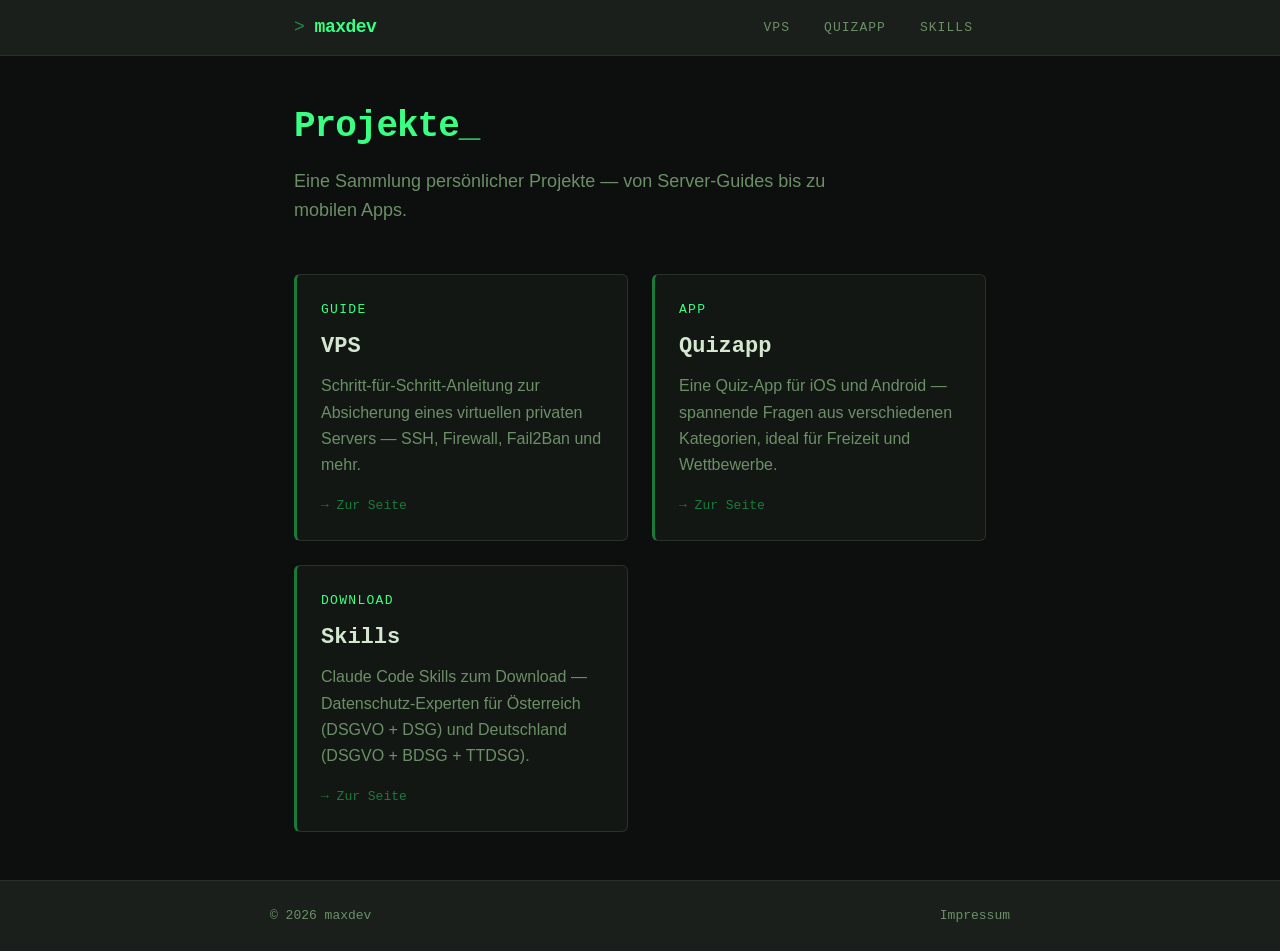
<file: website/index.html>
<!DOCTYPE html>
<html lang="de">
<head>
  <meta charset="UTF-8">
  <meta name="viewport" content="width=device-width, initial-scale=1.0">
  <meta name="description" content="maxdev — persönliche Projektübersicht.">
  <meta name="robots" content="index, follow">
  <!-- No external resources — DSGVO/GDPR compliant -->
  <title>maxdev</title>
  <link rel="stylesheet" href="style.css">
  <style>
    .projects-grid {
      display: grid;
      grid-template-columns: repeat(auto-fill, minmax(280px, 1fr));
      gap: var(--space-6);
      margin-top: var(--space-8);
    }

    .project-card {
      display: flex;
      flex-direction: column;
      background: var(--color-bg-surface);
      border: var(--border-width) solid var(--color-border);
      border-left: 3px solid var(--color-accent-dim);
      border-radius: var(--radius-md);
      padding: var(--space-6);
      text-decoration: none;
      color: inherit;
      transition: border-left-color var(--transition-fast),
                  border-color var(--transition-fast),
                  background var(--transition-fast);
    }
    .project-card:hover {
      border-left-color: var(--color-accent);
      border-color: var(--color-accent-dim);
      background: var(--color-bg-elevated);
      color: inherit;
      text-decoration: none;
    }

    .project-card__tag {
      font-family: var(--font-mono);
      font-size: var(--font-size-sm);
      color: var(--color-accent);
      text-transform: uppercase;
      letter-spacing: 0.1em;
      margin-bottom: var(--space-3);
    }

    .project-card__title {
      font-family: var(--font-mono);
      font-size: var(--font-size-xl);
      font-weight: 700;
      color: var(--color-text-primary);
      line-height: var(--line-height-tight);
      margin-bottom: var(--space-3);
    }

    .project-card__desc {
      font-size: var(--font-size-base);
      color: var(--color-text-muted);
      line-height: var(--line-height-normal);
      flex: 1;
      margin: 0;
      max-width: none;
    }

    .project-card__arrow {
      margin-top: var(--space-4);
      font-family: var(--font-mono);
      font-size: var(--font-size-sm);
      color: var(--color-accent-dim);
      transition: color var(--transition-fast), transform var(--transition-fast);
      display: inline-block;
    }
    .project-card:hover .project-card__arrow {
      color: var(--color-accent);
      transform: translateX(4px);
    }
  </style>
</head>
<body>

  <a href="#main-content" class="skip-link">Zum Hauptinhalt springen</a>

  <header>
    <nav class="site-nav" aria-label="Hauptnavigation">
      <div class="site-nav__inner">
        <a href="index.html" class="site-nav__brand" aria-label="maxdev Startseite">maxdev</a>
        <a href="vps.html" class="nav-link">VPS</a>
        <a href="quizapp.html" class="nav-link">Quizapp</a>
        <a href="skills.html" class="nav-link">Skills</a>
      </div>
    </nav>
  </header>

  <main id="main-content" class="site-main">

    <div class="page-header">
      <h1 class="page-title">Projekte</h1>
      <p class="page-subtitle">
        Eine Sammlung persönlicher Projekte — von Server-Guides bis zu mobilen Apps.
      </p>
    </div>

    <div class="projects-grid">

      <a href="vps.html" class="project-card">
        <span class="project-card__tag">Guide</span>
        <span class="project-card__title">VPS</span>
        <p class="project-card__desc">
          Schritt-für-Schritt-Anleitung zur Absicherung eines virtuellen
          privaten Servers — SSH, Firewall, Fail2Ban und mehr.
        </p>
        <span class="project-card__arrow">→ Zur Seite</span>
      </a>

      <a href="quizapp.html" class="project-card">
        <span class="project-card__tag">App</span>
        <span class="project-card__title">Quizapp</span>
        <p class="project-card__desc">
          Eine Quiz-App für iOS und Android — spannende Fragen aus
          verschiedenen Kategorien, ideal für Freizeit und Wettbewerbe.
        </p>
        <span class="project-card__arrow">→ Zur Seite</span>
      </a>

      <a href="skills.html" class="project-card">
        <span class="project-card__tag">Download</span>
        <span class="project-card__title">Skills</span>
        <p class="project-card__desc">
          Claude Code Skills zum Download — Datenschutz-Experten für
          Österreich (DSGVO + DSG) und Deutschland (DSGVO + BDSG + TTDSG).
        </p>
        <span class="project-card__arrow">→ Zur Seite</span>
      </a>

    </div>

  </main>

  <footer class="site-footer">
    <div class="site-footer__inner">
      <span class="site-footer__copy">&copy; 2026 maxdev</span>
      <nav class="site-footer__links" aria-label="Legal navigation">
        <a href="impressum.html">Impressum</a>
      </nav>
    </div>
  </footer>

</body>
</html>
</file>
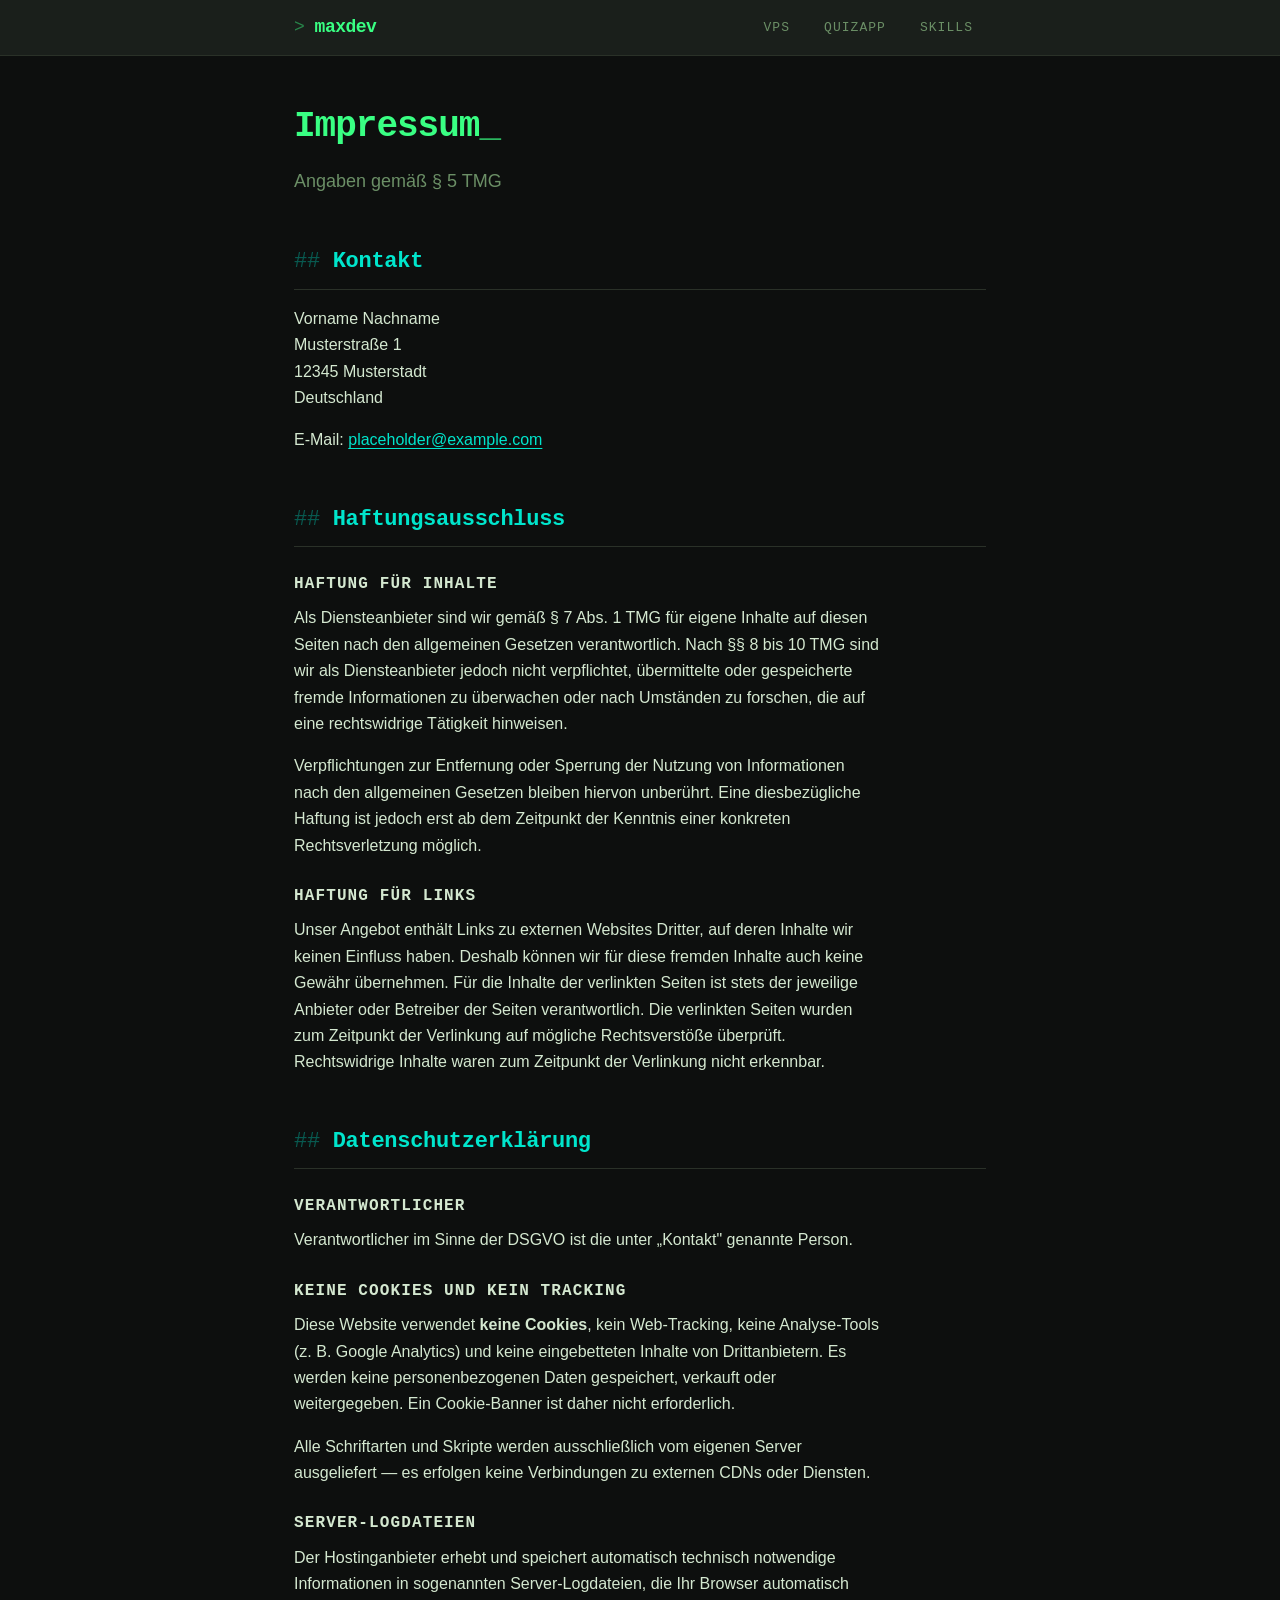
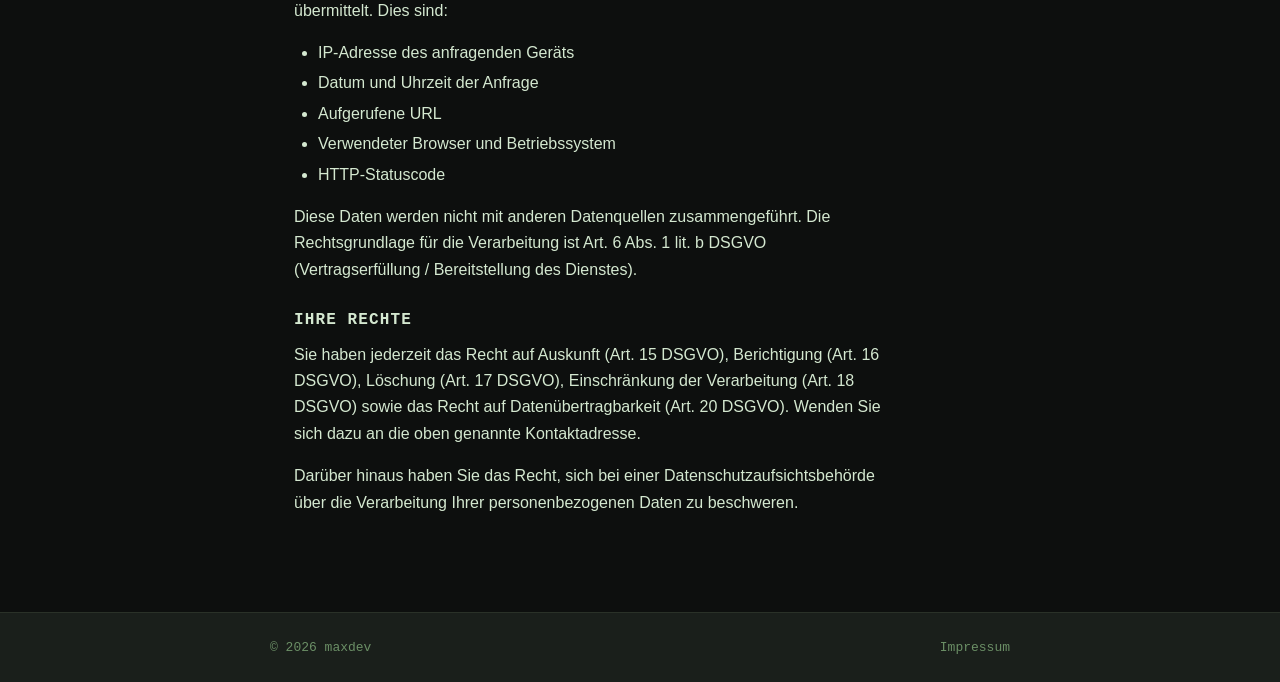
<file: website/impressum.html>
<!DOCTYPE html>
<html lang="de">
<head>
  <meta charset="UTF-8">
  <meta name="viewport" content="width=device-width, initial-scale=1.0">
  <meta name="description" content="Impressum und Datenschutzerklärung — maxdev">
  <meta name="robots" content="noindex, follow">
  <!-- No external resources — DSGVO/GDPR compliant -->
  <title>Impressum — maxdev</title>
  <link rel="stylesheet" href="style.css">
</head>
<body>

  <a href="#main-content" class="skip-link">Zum Hauptinhalt springen</a>

  <header>
    <nav class="site-nav" aria-label="Hauptnavigation">
      <div class="site-nav__inner">
        <a href="index.html" class="site-nav__brand" aria-label="maxdev Startseite">maxdev</a>
        <a href="vps.html" class="nav-link">VPS</a>
        <a href="quizapp.html" class="nav-link">Quizapp</a>
        <a href="skills.html" class="nav-link">Skills</a>
      </div>
    </nav>
  </header>

  <main id="main-content" class="site-main">

    <div class="page-header">
      <h1 class="page-title">Impressum</h1>
      <p class="page-subtitle">Angaben gemäß § 5 TMG</p>
    </div>

    <!-- ── Kontakt ─────────────────────────────────────────── -->
    <section class="impressum-section" aria-labelledby="heading-kontakt">
      <h2 id="heading-kontakt">Kontakt</h2>
      <address>
        Vorname Nachname<br>
        Musterstraße 1<br>
        12345 Musterstadt<br>
        Deutschland
      </address>
      <p>
        E-Mail:
        <a href="mailto:placeholder@example.com">placeholder@example.com</a>
      </p>
    </section>

    <!-- ── Haftungsausschluss ─────────────────────────────── -->
    <section class="impressum-section" aria-labelledby="heading-haftung">
      <h2 id="heading-haftung">Haftungsausschluss</h2>

      <h3>Haftung für Inhalte</h3>
      <p>
        Als Diensteanbieter sind wir gemäß § 7 Abs. 1 TMG für eigene Inhalte
        auf diesen Seiten nach den allgemeinen Gesetzen verantwortlich.
        Nach §§ 8 bis 10 TMG sind wir als Diensteanbieter jedoch nicht
        verpflichtet, übermittelte oder gespeicherte fremde Informationen zu
        überwachen oder nach Umständen zu forschen, die auf eine rechtswidrige
        Tätigkeit hinweisen.
      </p>
      <p>
        Verpflichtungen zur Entfernung oder Sperrung der Nutzung von
        Informationen nach den allgemeinen Gesetzen bleiben hiervon unberührt.
        Eine diesbezügliche Haftung ist jedoch erst ab dem Zeitpunkt der
        Kenntnis einer konkreten Rechtsverletzung möglich.
      </p>

      <h3>Haftung für Links</h3>
      <p>
        Unser Angebot enthält Links zu externen Websites Dritter, auf deren
        Inhalte wir keinen Einfluss haben. Deshalb können wir für diese
        fremden Inhalte auch keine Gewähr übernehmen. Für die Inhalte der
        verlinkten Seiten ist stets der jeweilige Anbieter oder Betreiber der
        Seiten verantwortlich. Die verlinkten Seiten wurden zum Zeitpunkt der
        Verlinkung auf mögliche Rechtsverstöße überprüft. Rechtswidrige
        Inhalte waren zum Zeitpunkt der Verlinkung nicht erkennbar.
      </p>
    </section>

    <!-- ── Datenschutz ────────────────────────────────────── -->
    <section class="impressum-section" aria-labelledby="heading-datenschutz">
      <h2 id="heading-datenschutz">Datenschutzerklärung</h2>

      <h3>Verantwortlicher</h3>
      <p>
        Verantwortlicher im Sinne der DSGVO ist die unter „Kontakt" genannte
        Person.
      </p>

      <h3>Keine Cookies und kein Tracking</h3>
      <p>
        Diese Website verwendet <strong>keine Cookies</strong>, kein
        Web-Tracking, keine Analyse-Tools (z. B. Google Analytics) und keine
        eingebetteten Inhalte von Drittanbietern. Es werden keine
        personenbezogenen Daten gespeichert, verkauft oder weitergegeben.
        Ein Cookie-Banner ist daher nicht erforderlich.
      </p>
      <p>
        Alle Schriftarten und Skripte werden ausschließlich vom eigenen Server
        ausgeliefert — es erfolgen keine Verbindungen zu externen CDNs oder
        Diensten.
      </p>

      <h3>Server-Logdateien</h3>
      <p>
        Der Hostinganbieter erhebt und speichert automatisch technisch
        notwendige Informationen in sogenannten Server-Logdateien, die Ihr
        Browser automatisch übermittelt. Dies sind:
      </p>
      <ul>
        <li>IP-Adresse des anfragenden Geräts</li>
        <li>Datum und Uhrzeit der Anfrage</li>
        <li>Aufgerufene URL</li>
        <li>Verwendeter Browser und Betriebssystem</li>
        <li>HTTP-Statuscode</li>
      </ul>
      <p>
        Diese Daten werden nicht mit anderen Datenquellen zusammengeführt.
        Die Rechtsgrundlage für die Verarbeitung ist Art. 6 Abs. 1 lit. b
        DSGVO (Vertragserfüllung / Bereitstellung des Dienstes).
      </p>

      <h3>Ihre Rechte</h3>
      <p>
        Sie haben jederzeit das Recht auf Auskunft (Art. 15 DSGVO),
        Berichtigung (Art. 16 DSGVO), Löschung (Art. 17 DSGVO),
        Einschränkung der Verarbeitung (Art. 18 DSGVO) sowie das Recht auf
        Datenübertragbarkeit (Art. 20 DSGVO). Wenden Sie sich dazu an die
        oben genannte Kontaktadresse.
      </p>
      <p>
        Darüber hinaus haben Sie das Recht, sich bei einer
        Datenschutzaufsichtsbehörde über die Verarbeitung Ihrer
        personenbezogenen Daten zu beschweren.
      </p>
    </section>

  </main>

  <footer class="site-footer">
    <div class="site-footer__inner">
      <span class="site-footer__copy">&copy; 2026 maxdev</span>
      <nav class="site-footer__links" aria-label="Rechtliche Navigation">
        <a href="impressum.html" aria-current="page">Impressum</a>
      </nav>
    </div>
  </footer>

</body>
</html>
</file>
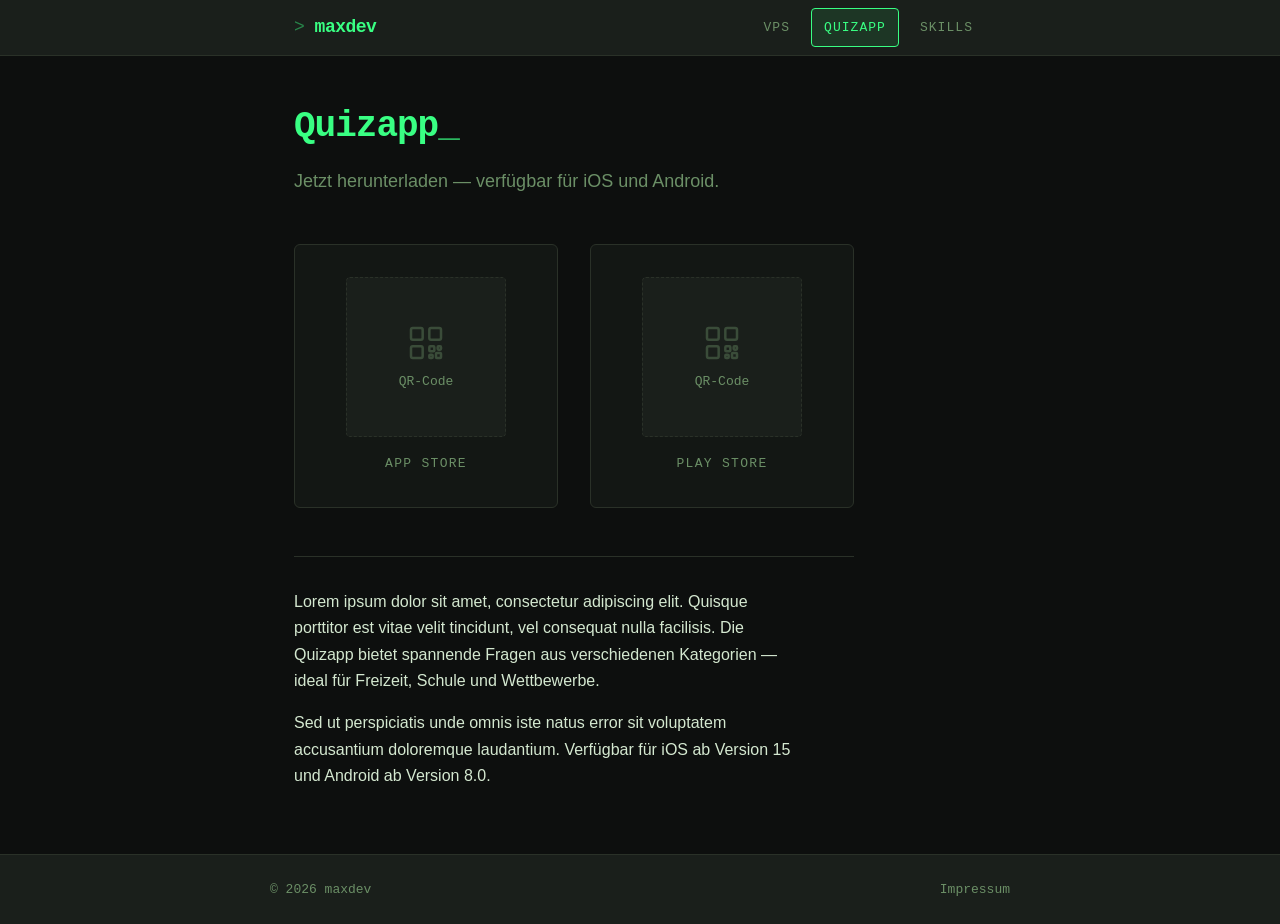
<file: website/quizapp.html>
<!DOCTYPE html>
<html lang="de">
<head>
  <meta charset="UTF-8">
  <meta name="viewport" content="width=device-width, initial-scale=1.0">
  <meta name="description" content="Quizapp — verfügbar im App Store und Google Play Store.">
  <meta name="robots" content="index, follow">
  <!-- No external resources — DSGVO/GDPR compliant -->
  <title>Quizapp — maxdev</title>
  <link rel="stylesheet" href="style.css">
  <style>
    .store-grid {
      display: grid;
      grid-template-columns: 1fr 1fr;
      gap: var(--space-8);
      margin: var(--space-12) 0;
      max-width: 560px;
    }

    .store-card {
      display: flex;
      flex-direction: column;
      align-items: center;
      gap: var(--space-4);
      background: var(--color-bg-surface);
      border: var(--border-width) solid var(--color-border);
      border-radius: var(--radius-md);
      padding: var(--space-8) var(--space-6);
      transition: border-color var(--transition-fast);
    }
    .store-card:hover {
      border-color: var(--color-accent-dim);
    }

    .store-card__qr {
      width: 160px;
      height: 160px;
      border-radius: var(--radius-sm);
      overflow: hidden;
      flex-shrink: 0;
    }

    /* Placeholder QR — will be replaced with real <img> later */
    .qr-placeholder {
      width: 100%;
      height: 100%;
      background: var(--color-bg-elevated);
      border: var(--border-width) dashed var(--color-border);
      border-radius: var(--radius-sm);
      display: flex;
      flex-direction: column;
      align-items: center;
      justify-content: center;
      gap: var(--space-2);
      color: var(--color-text-muted);
      font-family: var(--font-mono);
      font-size: var(--font-size-sm);
      text-align: center;
      padding: var(--space-4);
    }
    .qr-placeholder svg {
      opacity: 0.4;
    }

    .store-card__name {
      font-family: var(--font-mono);
      font-size: var(--font-size-sm);
      color: var(--color-text-muted);
      text-transform: uppercase;
      letter-spacing: 0.1em;
      text-align: center;
    }

    .app-description {
      max-width: 560px;
      border-top: var(--border-width) solid var(--color-border);
      padding-top: var(--space-8);
      margin-top: var(--space-4);
    }
    .app-description p {
      max-width: 56ch;
    }

    @media (max-width: 480px) {
      .store-grid {
        grid-template-columns: 1fr;
        max-width: 260px;
      }
    }
  </style>
</head>
<body>

  <a href="#main-content" class="skip-link">Zum Hauptinhalt springen</a>

  <header>
    <nav class="site-nav" aria-label="Hauptnavigation">
      <div class="site-nav__inner">
        <a href="index.html" class="site-nav__brand" aria-label="maxdev Startseite">maxdev</a>
        <a href="vps.html" class="nav-link">VPS</a>
        <a href="quizapp.html" class="nav-link" aria-current="page">Quizapp</a>
        <a href="skills.html" class="nav-link">Skills</a>
      </div>
    </nav>
  </header>

  <main id="main-content" class="site-main">

    <div class="page-header">
      <h1 class="page-title">Quizapp</h1>
      <p class="page-subtitle">
        Jetzt herunterladen — verfügbar für iOS und Android.
      </p>
    </div>

    <div class="store-grid">

      <!-- App Store -->
      <div class="store-card">
        <div class="store-card__qr">
          <!-- QR-Code Platzhalter — wird später durch ein <img> ersetzt -->
          <div class="qr-placeholder" aria-label="QR-Code App Store (Platzhalter)">
            <svg width="40" height="40" viewBox="0 0 24 24" fill="none"
                 stroke="currentColor" stroke-width="1.5" aria-hidden="true">
              <rect x="3" y="3" width="7" height="7" rx="1"/>
              <rect x="14" y="3" width="7" height="7" rx="1"/>
              <rect x="3" y="14" width="7" height="7" rx="1"/>
              <rect x="14" y="14" width="3" height="3" rx="0.5"/>
              <rect x="19" y="14" width="2" height="2" rx="0.5"/>
              <rect x="14" y="19" width="2" height="2" rx="0.5"/>
              <rect x="18" y="18" width="3" height="3" rx="0.5"/>
            </svg>
            QR-Code
          </div>
        </div>
        <span class="store-card__name">App Store</span>
      </div>

      <!-- Play Store -->
      <div class="store-card">
        <div class="store-card__qr">
          <!-- QR-Code Platzhalter — wird später durch ein <img> ersetzt -->
          <div class="qr-placeholder" aria-label="QR-Code Play Store (Platzhalter)">
            <svg width="40" height="40" viewBox="0 0 24 24" fill="none"
                 stroke="currentColor" stroke-width="1.5" aria-hidden="true">
              <rect x="3" y="3" width="7" height="7" rx="1"/>
              <rect x="14" y="3" width="7" height="7" rx="1"/>
              <rect x="3" y="14" width="7" height="7" rx="1"/>
              <rect x="14" y="14" width="3" height="3" rx="0.5"/>
              <rect x="19" y="14" width="2" height="2" rx="0.5"/>
              <rect x="14" y="19" width="2" height="2" rx="0.5"/>
              <rect x="18" y="18" width="3" height="3" rx="0.5"/>
            </svg>
            QR-Code
          </div>
        </div>
        <span class="store-card__name">Play Store</span>
      </div>

    </div>

    <!-- App Description -->
    <div class="app-description">
      <p>
        Lorem ipsum dolor sit amet, consectetur adipiscing elit. Quisque
        porttitor est vitae velit tincidunt, vel consequat nulla facilisis.
        Die Quizapp bietet spannende Fragen aus verschiedenen Kategorien —
        ideal für Freizeit, Schule und Wettbewerbe.
      </p>
      <p>
        Sed ut perspiciatis unde omnis iste natus error sit voluptatem
        accusantium doloremque laudantium. Verfügbar für iOS ab Version 15
        und Android ab Version 8.0.
      </p>
    </div>

  </main>

  <footer class="site-footer">
    <div class="site-footer__inner">
      <span class="site-footer__copy">&copy; 2026 maxdev</span>
      <nav class="site-footer__links" aria-label="Legal navigation">
        <a href="impressum.html">Impressum</a>
      </nav>
    </div>
  </footer>

</body>
</html>
</file>
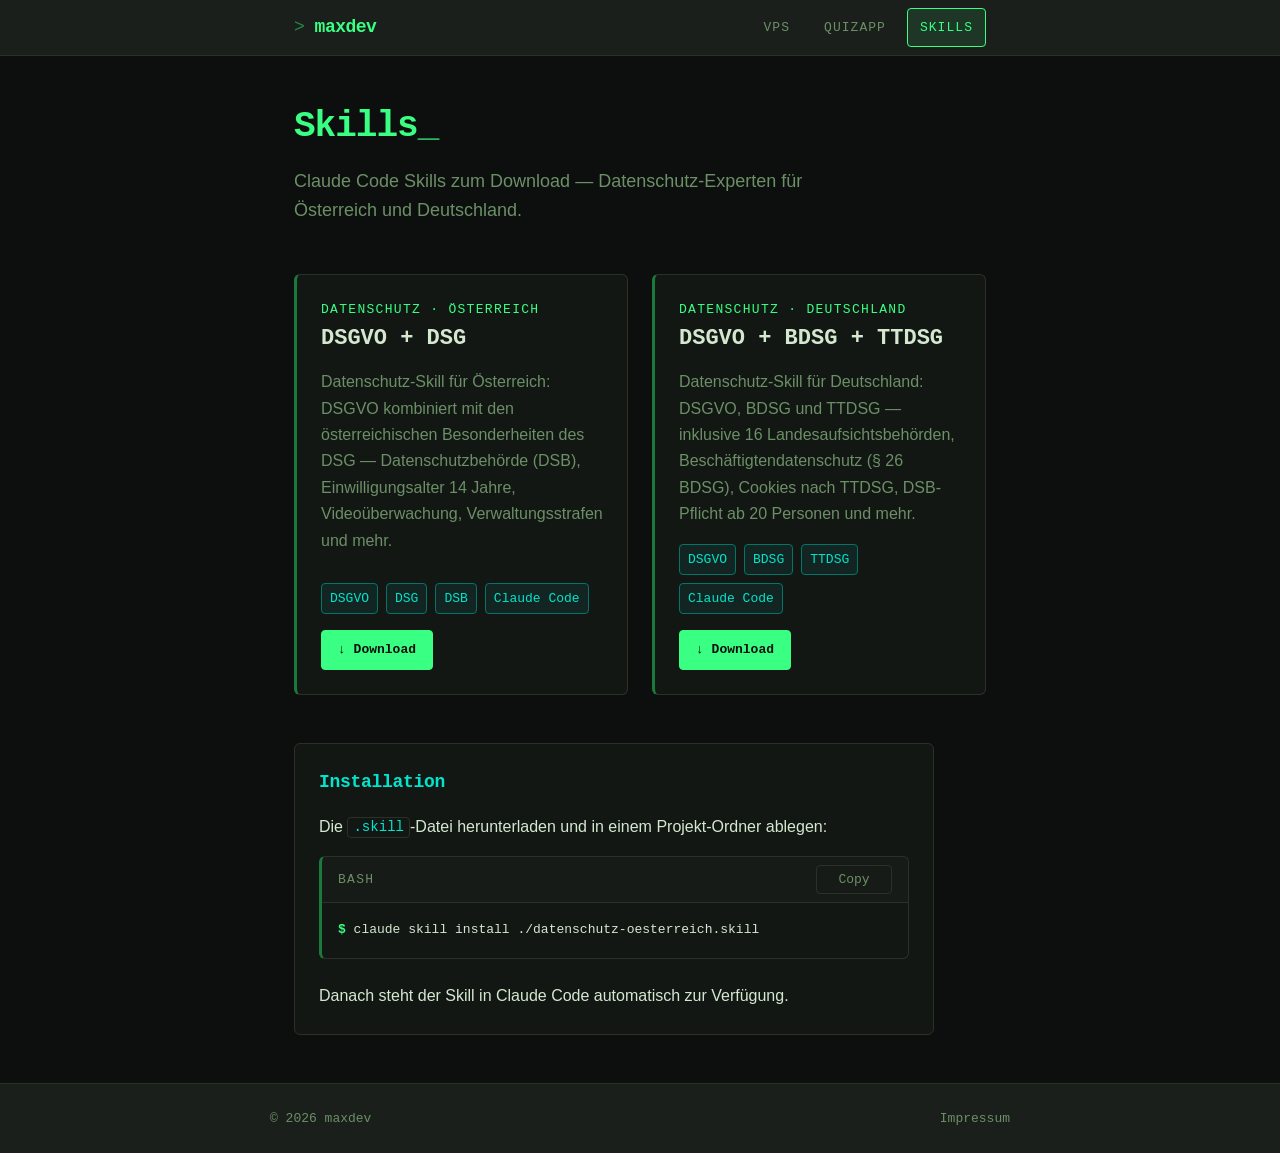
<file: website/skills.html>
<!DOCTYPE html>
<html lang="de">
<head>
  <meta charset="UTF-8">
  <meta name="viewport" content="width=device-width, initial-scale=1.0">
  <meta name="description" content="maxdev — Claude Code Skills zum Download.">
  <meta name="robots" content="index, follow">
  <!-- No external resources — DSGVO/GDPR compliant -->
  <title>Skills — maxdev</title>
  <link rel="stylesheet" href="style.css">
  <style>
    .skills-grid {
      display: grid;
      grid-template-columns: repeat(auto-fill, minmax(300px, 1fr));
      gap: var(--space-6);
      margin-top: var(--space-8);
    }

    .skill-card {
      background: var(--color-bg-surface);
      border: var(--border-width) solid var(--color-border);
      border-left: 3px solid var(--color-accent-dim);
      border-radius: var(--radius-md);
      padding: var(--space-6);
      display: flex;
      flex-direction: column;
      gap: var(--space-4);
      transition: border-left-color var(--transition-fast),
                  border-color var(--transition-fast);
    }
    .skill-card:hover {
      border-left-color: var(--color-accent);
      border-color: var(--color-accent-dim);
    }

    .skill-card__header {
      display: flex;
      align-items: flex-start;
      justify-content: space-between;
      gap: var(--space-4);
    }

    .skill-card__tag {
      font-family: var(--font-mono);
      font-size: var(--font-size-sm);
      color: var(--color-accent);
      text-transform: uppercase;
      letter-spacing: 0.1em;
    }

    .skill-card__title {
      font-family: var(--font-mono);
      font-size: var(--font-size-xl);
      font-weight: 700;
      color: var(--color-text-primary);
      line-height: var(--line-height-tight);
      margin-top: var(--space-1);
    }

    .skill-card__desc {
      color: var(--color-text-muted);
      font-size: var(--font-size-base);
      line-height: var(--line-height-normal);
      flex: 1;
      margin: 0;
      max-width: none;
    }

    .skill-card__meta {
      display: flex;
      flex-wrap: wrap;
      gap: var(--space-2);
    }

    .skill-badge {
      font-family: var(--font-mono);
      font-size: var(--font-size-sm);
      color: var(--color-cyan);
      background: rgba(0, 229, 204, 0.07);
      border: var(--border-width) solid var(--color-cyan-dim);
      border-radius: var(--radius-sm);
      padding: var(--space-1) var(--space-2);
      white-space: nowrap;
    }

    .skill-card__actions {
      display: flex;
      gap: var(--space-3);
      flex-wrap: wrap;
    }

    .btn-download {
      display: inline-flex;
      align-items: center;
      gap: var(--space-2);
      font-family: var(--font-mono);
      font-size: var(--font-size-sm);
      font-weight: 600;
      text-decoration: none;
      color: var(--color-text-inverse);
      background: var(--color-accent);
      border: var(--border-width) solid var(--color-accent);
      border-radius: var(--radius-sm);
      padding: var(--space-2) var(--space-4);
      transition: background var(--transition-fast), opacity var(--transition-fast);
      cursor: pointer;
    }
    .btn-download:hover {
      background: #2de073;
      border-color: #2de073;
      color: var(--color-text-inverse);
      text-decoration: none;
      opacity: 1;
    }
    .btn-download:focus-visible {
      outline: 2px solid var(--color-accent);
      outline-offset: 3px;
    }

    .btn-secondary {
      display: inline-flex;
      align-items: center;
      gap: var(--space-2);
      font-family: var(--font-mono);
      font-size: var(--font-size-sm);
      text-decoration: none;
      color: var(--color-text-muted);
      background: transparent;
      border: var(--border-width) solid var(--color-border);
      border-radius: var(--radius-sm);
      padding: var(--space-2) var(--space-4);
      transition: color var(--transition-fast), border-color var(--transition-fast);
      cursor: pointer;
    }
    .btn-secondary:hover {
      color: var(--color-accent);
      border-color: var(--color-accent-dim);
      text-decoration: none;
    }

    /* Install instructions box */
    .install-box {
      background: var(--color-bg-surface);
      border: var(--border-width) solid var(--color-border);
      border-radius: var(--radius-md);
      padding: var(--space-6);
      margin-top: var(--space-12);
      max-width: 640px;
    }
    .install-box h2 {
      margin-top: 0;
      border: none;
      padding: 0;
      font-size: var(--font-size-lg);
    }
    .install-box h2::before { content: ""; }
    .install-box p { margin-bottom: var(--space-3); }
  </style>
</head>
<body>

  <a href="#main-content" class="skip-link">Zum Hauptinhalt springen</a>

  <header>
    <nav class="site-nav" aria-label="Hauptnavigation">
      <div class="site-nav__inner">
        <a href="index.html" class="site-nav__brand" aria-label="maxdev Startseite">maxdev</a>
        <a href="vps.html" class="nav-link">VPS</a>
        <a href="quizapp.html" class="nav-link">Quizapp</a>
        <a href="skills.html" class="nav-link" aria-current="page">Skills</a>
      </div>
    </nav>
  </header>

  <main id="main-content" class="site-main">

    <div class="page-header">
      <h1 class="page-title">Skills</h1>
      <p class="page-subtitle">
        Claude Code Skills zum Download — Datenschutz-Experten für Österreich und Deutschland.
      </p>
    </div>

    <div class="skills-grid">

      <!-- Skill: Datenschutz Österreich -->
      <div class="skill-card">
        <div>
          <div class="skill-card__tag">Datenschutz · Österreich</div>
          <div class="skill-card__title">DSGVO + DSG</div>
        </div>
        <p class="skill-card__desc">
          Datenschutz-Skill für Österreich: DSGVO kombiniert mit den österreichischen
          Besonderheiten des DSG — Datenschutzbehörde (DSB), Einwilligungsalter 14 Jahre,
          Videoüberwachung, Verwaltungsstrafen und mehr.
        </p>
        <div class="skill-card__meta">
          <span class="skill-badge">DSGVO</span>
          <span class="skill-badge">DSG</span>
          <span class="skill-badge">DSB</span>
          <span class="skill-badge">Claude Code</span>
        </div>
        <div class="skill-card__actions">
          <a href="downloads/datenschutz-oesterreich.skill"
             download="datenschutz-oesterreich.skill"
             class="btn-download"
             aria-label="Skill Datenschutz Österreich herunterladen">
            ↓ Download
          </a>
        </div>
      </div>

      <!-- Skill: Datenschutz Deutschland -->
      <div class="skill-card">
        <div>
          <div class="skill-card__tag">Datenschutz · Deutschland</div>
          <div class="skill-card__title">DSGVO + BDSG + TTDSG</div>
        </div>
        <p class="skill-card__desc">
          Datenschutz-Skill für Deutschland: DSGVO, BDSG und TTDSG — inklusive
          16 Landesaufsichtsbehörden, Beschäftigtendatenschutz (§ 26 BDSG),
          Cookies nach TTDSG, DSB-Pflicht ab 20 Personen und mehr.
        </p>
        <div class="skill-card__meta">
          <span class="skill-badge">DSGVO</span>
          <span class="skill-badge">BDSG</span>
          <span class="skill-badge">TTDSG</span>
          <span class="skill-badge">Claude Code</span>
        </div>
        <div class="skill-card__actions">
          <a href="downloads/datenschutz-deutschland.skill"
             download="datenschutz-deutschland.skill"
             class="btn-download"
             aria-label="Skill Datenschutz Deutschland herunterladen">
            ↓ Download
          </a>
        </div>
      </div>

    </div>

    <!-- Installation instructions -->
    <div class="install-box">
      <h2>Installation</h2>
      <p>Die <code>.skill</code>-Datei herunterladen und in einem Projekt-Ordner ablegen:</p>

      <div class="cmd-block" role="region" aria-label="Befehl: Skill installieren">
        <div class="cmd-block__header">
          <span class="cmd-block__label">bash</span>
          <button class="copy-btn"
                  aria-label="Install-Befehl kopieren"
                  data-copy="claude skill install ./datenschutz-oesterreich.skill">
            Copy
          </button>
        </div>
        <div class="cmd-block__body">
          <pre><code><span class="prompt">$ </span>claude skill install ./datenschutz-oesterreich.skill</code></pre>
        </div>
      </div>

      <p style="margin-top: var(--space-2); margin-bottom: 0;">
        Danach steht der Skill in Claude Code automatisch zur Verfügung.
      </p>
    </div>

  </main>

  <footer class="site-footer">
    <div class="site-footer__inner">
      <span class="site-footer__copy">&copy; 2026 maxdev</span>
      <nav class="site-footer__links" aria-label="Legal navigation">
        <a href="impressum.html">Impressum</a>
      </nav>
    </div>
  </footer>

  <script>
    (function () {
      'use strict';
      if (!navigator.clipboard) return;
      var RESET_MS = 2000;
      document.querySelectorAll('.copy-btn').forEach(function (btn) {
        btn.addEventListener('click', function () {
          var text = btn.getAttribute('data-copy');
          if (!text) return;
          navigator.clipboard.writeText(text).then(function () {
            btn.textContent = 'Copied!';
            btn.classList.add('copy-btn--success');
            setTimeout(function () {
              btn.textContent = 'Copy';
              btn.classList.remove('copy-btn--success');
            }, RESET_MS);
          }).catch(function () {
            btn.textContent = 'Error';
            setTimeout(function () { btn.textContent = 'Copy'; }, RESET_MS);
          });
        });
      });
    }());
  </script>

</body>
</html>
</file>
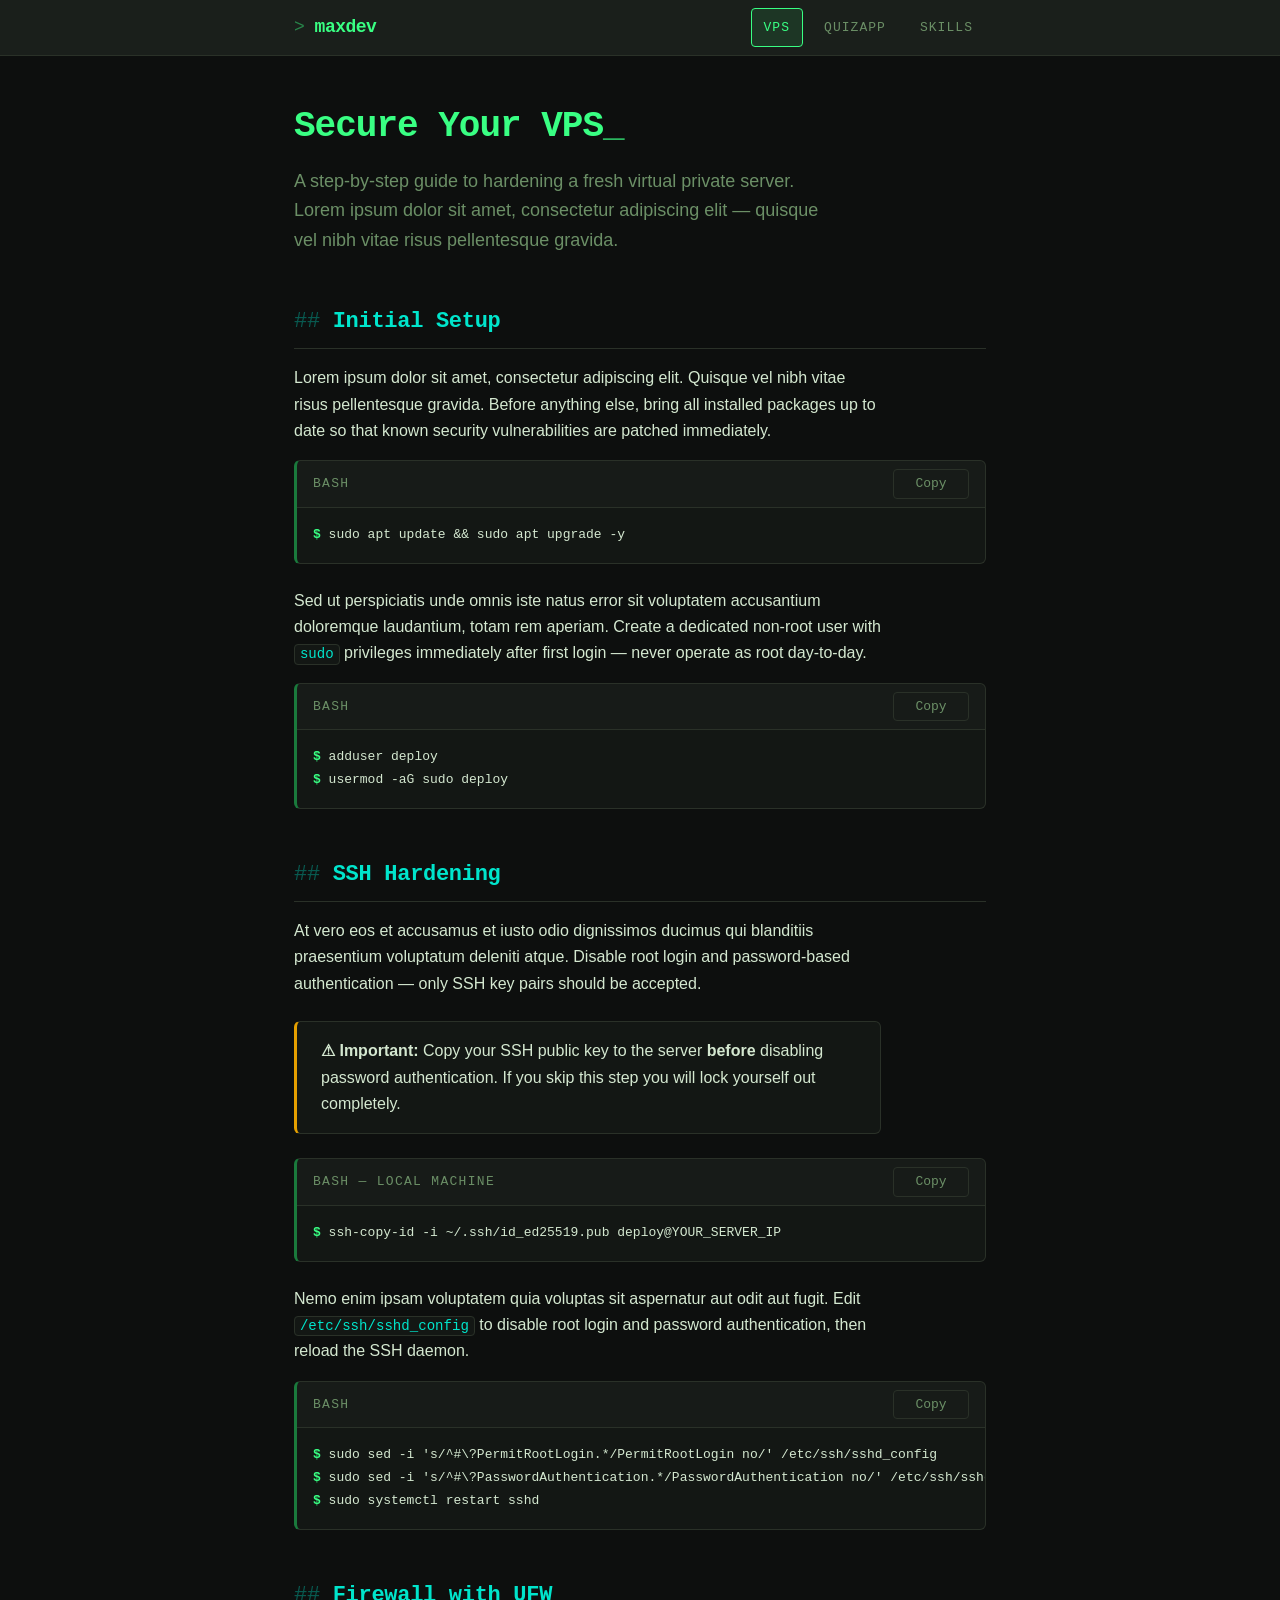
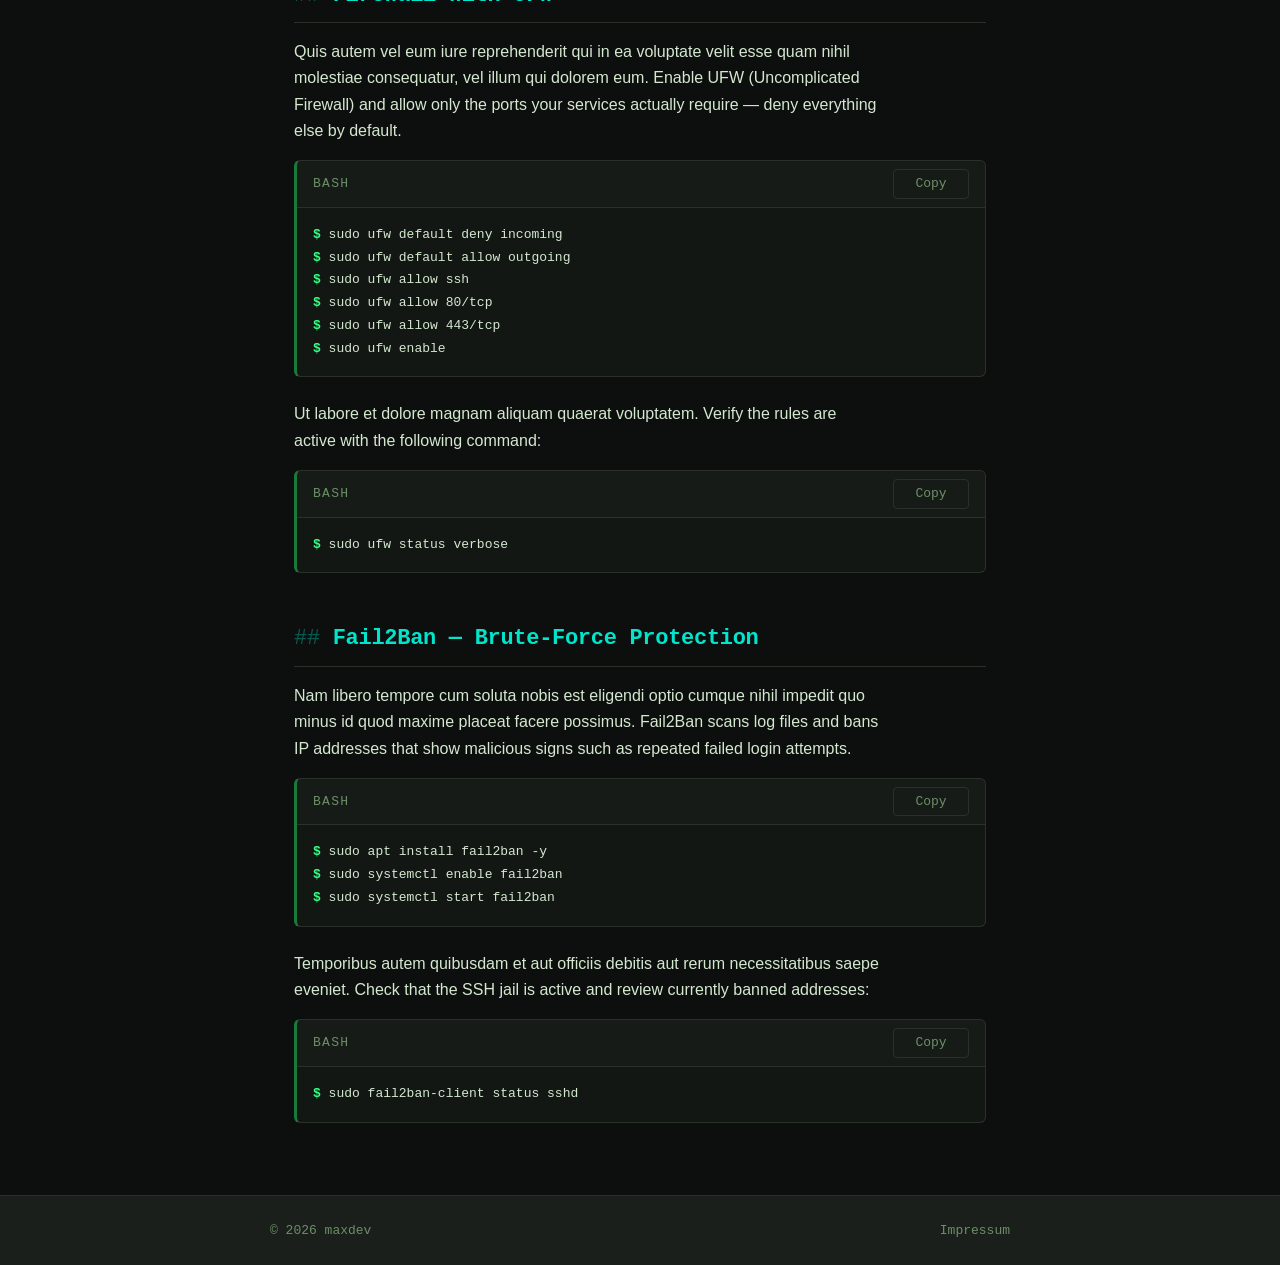
<file: website/vps.html>
<!DOCTYPE html>
<html lang="en">
<head>
  <meta charset="UTF-8">
  <meta name="viewport" content="width=device-width, initial-scale=1.0">
  <meta name="description" content="A practical, step-by-step guide to hardening a fresh VPS — SSH, firewall, Fail2Ban, and more.">
  <meta name="robots" content="index, follow">
  <!-- No external resources — DSGVO/GDPR compliant -->
  <title>VPS Security — maxdev</title>
  <link rel="stylesheet" href="style.css">
</head>
<body>

  <a href="#main-content" class="skip-link">Skip to main content</a>

  <header>
    <nav class="site-nav" aria-label="Main navigation">
      <div class="site-nav__inner">
        <a href="index.html" class="site-nav__brand" aria-label="maxdev home">maxdev</a>
        <a href="vps.html" class="nav-link" aria-current="page">VPS</a>
        <a href="quizapp.html" class="nav-link">Quizapp</a>
        <a href="skills.html" class="nav-link">Skills</a>
      </div>
    </nav>
  </header>

  <main id="main-content" class="site-main">

    <div class="page-header">
      <h1 class="page-title">Secure Your VPS</h1>
      <p class="page-subtitle">
        A step-by-step guide to hardening a fresh virtual private server.
        Lorem ipsum dolor sit amet, consectetur adipiscing elit — quisque vel
        nibh vitae risus pellentesque gravida.
      </p>
    </div>

    <!-- ── Section 1: Initial Setup ──────────────────────── -->
    <h2 id="initial-setup">Initial Setup</h2>

    <p>
      Lorem ipsum dolor sit amet, consectetur adipiscing elit. Quisque vel
      nibh vitae risus pellentesque gravida. Before anything else, bring all
      installed packages up to date so that known security vulnerabilities
      are patched immediately.
    </p>

    <div class="cmd-block" role="region" aria-label="Command: update and upgrade packages">
      <div class="cmd-block__header">
        <span class="cmd-block__label">bash</span>
        <button class="copy-btn"
                aria-label="Copy update command to clipboard"
                data-copy="sudo apt update && sudo apt upgrade -y">
          Copy
        </button>
      </div>
      <div class="cmd-block__body">
        <pre><code><span class="prompt">$ </span>sudo apt update &amp;&amp; sudo apt upgrade -y</code></pre>
      </div>
    </div>

    <p>
      Sed ut perspiciatis unde omnis iste natus error sit voluptatem
      accusantium doloremque laudantium, totam rem aperiam. Create a
      dedicated non-root user with <code>sudo</code> privileges immediately
      after first login — never operate as root day-to-day.
    </p>

    <div class="cmd-block" role="region" aria-label="Command: create sudo user">
      <div class="cmd-block__header">
        <span class="cmd-block__label">bash</span>
        <button class="copy-btn"
                aria-label="Copy create user command to clipboard"
                data-copy="adduser deploy && usermod -aG sudo deploy">
          Copy
        </button>
      </div>
      <div class="cmd-block__body">
        <pre><code><span class="prompt">$ </span>adduser deploy
<span class="prompt">$ </span>usermod -aG sudo deploy</code></pre>
      </div>
    </div>

    <!-- ── Section 2: SSH Hardening ──────────────────────── -->
    <h2 id="ssh-hardening">SSH Hardening</h2>

    <p>
      At vero eos et accusamus et iusto odio dignissimos ducimus qui
      blanditiis praesentium voluptatum deleniti atque. Disable root login
      and password-based authentication — only SSH key pairs should be
      accepted.
    </p>

    <div class="callout callout--warning">
      <strong>⚠ Important:</strong> Copy your SSH public key to the server
      <strong>before</strong> disabling password authentication. If you skip
      this step you will lock yourself out completely.
    </div>

    <div class="cmd-block" role="region" aria-label="Command: copy SSH public key (run on local machine)">
      <div class="cmd-block__header">
        <span class="cmd-block__label">bash — local machine</span>
        <button class="copy-btn"
                aria-label="Copy ssh-copy-id command to clipboard"
                data-copy="ssh-copy-id -i ~/.ssh/id_ed25519.pub deploy@YOUR_SERVER_IP">
          Copy
        </button>
      </div>
      <div class="cmd-block__body">
        <pre><code><span class="prompt">$ </span>ssh-copy-id -i ~/.ssh/id_ed25519.pub deploy@YOUR_SERVER_IP</code></pre>
      </div>
    </div>

    <p>
      Nemo enim ipsam voluptatem quia voluptas sit aspernatur aut odit aut
      fugit. Edit <code>/etc/ssh/sshd_config</code> to disable root login
      and password authentication, then reload the SSH daemon.
    </p>

    <div class="cmd-block" role="region" aria-label="Command: harden sshd_config">
      <div class="cmd-block__header">
        <span class="cmd-block__label">bash</span>
        <button class="copy-btn"
                aria-label="Copy sshd hardening commands to clipboard"
                data-copy="sudo sed -i 's/^#\?PermitRootLogin.*/PermitRootLogin no/' /etc/ssh/sshd_config
sudo sed -i 's/^#\?PasswordAuthentication.*/PasswordAuthentication no/' /etc/ssh/sshd_config
sudo systemctl restart sshd">
          Copy
        </button>
      </div>
      <div class="cmd-block__body">
        <pre><code><span class="prompt">$ </span>sudo sed -i 's/^#\?PermitRootLogin.*/PermitRootLogin no/' /etc/ssh/sshd_config
<span class="prompt">$ </span>sudo sed -i 's/^#\?PasswordAuthentication.*/PasswordAuthentication no/' /etc/ssh/sshd_config
<span class="prompt">$ </span>sudo systemctl restart sshd</code></pre>
      </div>
    </div>

    <!-- ── Section 3: Firewall ────────────────────────────── -->
    <h2 id="firewall">Firewall with UFW</h2>

    <p>
      Quis autem vel eum iure reprehenderit qui in ea voluptate velit esse
      quam nihil molestiae consequatur, vel illum qui dolorem eum. Enable
      UFW (Uncomplicated Firewall) and allow only the ports your services
      actually require — deny everything else by default.
    </p>

    <div class="cmd-block" role="region" aria-label="Command: configure UFW firewall">
      <div class="cmd-block__header">
        <span class="cmd-block__label">bash</span>
        <button class="copy-btn"
                aria-label="Copy UFW setup commands to clipboard"
                data-copy="sudo ufw default deny incoming
sudo ufw default allow outgoing
sudo ufw allow ssh
sudo ufw allow 80/tcp
sudo ufw allow 443/tcp
sudo ufw enable">
          Copy
        </button>
      </div>
      <div class="cmd-block__body">
        <pre><code><span class="prompt">$ </span>sudo ufw default deny incoming
<span class="prompt">$ </span>sudo ufw default allow outgoing
<span class="prompt">$ </span>sudo ufw allow ssh
<span class="prompt">$ </span>sudo ufw allow 80/tcp
<span class="prompt">$ </span>sudo ufw allow 443/tcp
<span class="prompt">$ </span>sudo ufw enable</code></pre>
      </div>
    </div>

    <p>
      Ut labore et dolore magnam aliquam quaerat voluptatem. Verify the
      rules are active with the following command:
    </p>

    <div class="cmd-block" role="region" aria-label="Command: check UFW status">
      <div class="cmd-block__header">
        <span class="cmd-block__label">bash</span>
        <button class="copy-btn"
                aria-label="Copy ufw status command to clipboard"
                data-copy="sudo ufw status verbose">
          Copy
        </button>
      </div>
      <div class="cmd-block__body">
        <pre><code><span class="prompt">$ </span>sudo ufw status verbose</code></pre>
      </div>
    </div>

    <!-- ── Section 4: Fail2Ban ────────────────────────────── -->
    <h2 id="fail2ban">Fail2Ban — Brute-Force Protection</h2>

    <p>
      Nam libero tempore cum soluta nobis est eligendi optio cumque nihil
      impedit quo minus id quod maxime placeat facere possimus. Fail2Ban
      scans log files and bans IP addresses that show malicious signs such
      as repeated failed login attempts.
    </p>

    <div class="cmd-block" role="region" aria-label="Command: install and enable Fail2Ban">
      <div class="cmd-block__header">
        <span class="cmd-block__label">bash</span>
        <button class="copy-btn"
                aria-label="Copy Fail2Ban install commands to clipboard"
                data-copy="sudo apt install fail2ban -y
sudo systemctl enable fail2ban
sudo systemctl start fail2ban">
          Copy
        </button>
      </div>
      <div class="cmd-block__body">
        <pre><code><span class="prompt">$ </span>sudo apt install fail2ban -y
<span class="prompt">$ </span>sudo systemctl enable fail2ban
<span class="prompt">$ </span>sudo systemctl start fail2ban</code></pre>
      </div>
    </div>

    <p>
      Temporibus autem quibusdam et aut officiis debitis aut rerum
      necessitatibus saepe eveniet. Check that the SSH jail is active and
      review currently banned addresses:
    </p>

    <div class="cmd-block" role="region" aria-label="Command: check Fail2Ban SSH jail status">
      <div class="cmd-block__header">
        <span class="cmd-block__label">bash</span>
        <button class="copy-btn"
                aria-label="Copy Fail2Ban status command to clipboard"
                data-copy="sudo fail2ban-client status sshd">
          Copy
        </button>
      </div>
      <div class="cmd-block__body">
        <pre><code><span class="prompt">$ </span>sudo fail2ban-client status sshd</code></pre>
      </div>
    </div>

  </main>

  <footer class="site-footer">
    <div class="site-footer__inner">
      <span class="site-footer__copy">&copy; 2026 maxdev</span>
      <nav class="site-footer__links" aria-label="Legal navigation">
        <a href="impressum.html">Impressum</a>
      </nav>
    </div>
  </footer>

  <script>
    /* Copy-to-clipboard — inline, zero dependencies, GDPR safe */
    (function () {
      'use strict';

      if (!navigator.clipboard) return;

      var RESET_MS = 2000;

      document.querySelectorAll('.copy-btn').forEach(function (btn) {
        btn.addEventListener('click', function () {
          var text = btn.getAttribute('data-copy');
          if (!text) return;

          navigator.clipboard.writeText(text).then(function () {
            btn.textContent = 'Copied!';
            btn.classList.add('copy-btn--success');
            setTimeout(function () {
              btn.textContent = 'Copy';
              btn.classList.remove('copy-btn--success');
            }, RESET_MS);
          }).catch(function () {
            btn.textContent = 'Error';
            setTimeout(function () { btn.textContent = 'Copy'; }, RESET_MS);
          });
        });
      });
    }());
  </script>

</body>
</html>
</file>
<file: website/style.css>
/* ============================================================
   maxdev — Design System
   Dark terminal / cyberpunk aesthetic
   All fonts are system fonts — no external CDN requests (GDPR)
   ============================================================ */

/* ----------------------------------------------------------
   1. Design Tokens
   ---------------------------------------------------------- */
:root {
  /* Colors */
  --color-bg:           #0d0f0e;
  --color-bg-surface:   #131714;
  --color-bg-elevated:  #1a1f1b;
  --color-border:       #2a3128;

  --color-text-primary: #d4e8d0;
  --color-text-muted:   #6b8f66;
  --color-text-inverse: #0d0f0e;

  --color-accent:       #39ff83;
  --color-accent-dim:   #1a7a3c;
  --color-cyan:         #00e5cc;
  --color-cyan-dim:     #00766a;

  --color-warning:      #e5a000;

  /* System font stacks — no external requests */
  --font-mono: "Cascadia Code", "Fira Code", "JetBrains Mono",
               ui-monospace, "SF Mono", Consolas, "Liberation Mono", monospace;
  --font-sans: -apple-system, BlinkMacSystemFont, "Segoe UI", Helvetica,
               Arial, sans-serif, "Apple Color Emoji";

  /* Type scale */
  --font-size-sm:   0.8125rem;
  --font-size-base: 1rem;
  --font-size-lg:   1.125rem;
  --font-size-xl:   1.375rem;
  --font-size-2xl:  1.75rem;
  --font-size-3xl:  2.25rem;

  --line-height-tight:  1.3;
  --line-height-normal: 1.65;

  /* Spacing (8 px grid) */
  --space-1:  0.25rem;
  --space-2:  0.5rem;
  --space-3:  0.75rem;
  --space-4:  1rem;
  --space-6:  1.5rem;
  --space-8:  2rem;
  --space-12: 3rem;
  --space-16: 4rem;

  /* Layout */
  --max-width-content: 740px;
  --nav-height:        56px;

  /* Misc */
  --radius-sm: 4px;
  --radius-md: 6px;
  --border-width: 1px;
  --transition-fast: 120ms ease;
  --transition-base: 220ms ease;
}

/* ----------------------------------------------------------
   2. Reset & Base
   ---------------------------------------------------------- */
*, *::before, *::after {
  box-sizing: border-box;
  margin: 0;
  padding: 0;
}

html {
  scroll-behavior: smooth;
  font-size: 16px;
  -webkit-text-size-adjust: 100%;
}

body {
  background-color: var(--color-bg);
  color: var(--color-text-primary);
  font-family: var(--font-sans);
  font-size: var(--font-size-base);
  line-height: var(--line-height-normal);
  min-height: 100vh;
  display: flex;
  flex-direction: column;
}

/* Skip-to-content (accessibility) */
.skip-link {
  position: absolute;
  top: -100%;
  left: var(--space-4);
  background: var(--color-accent);
  color: var(--color-text-inverse);
  padding: var(--space-2) var(--space-4);
  border-radius: var(--radius-sm);
  font-weight: 600;
  font-size: var(--font-size-sm);
  z-index: 9999;
  text-decoration: none;
  transition: top var(--transition-fast);
}
.skip-link:focus {
  top: var(--space-2);
}

a {
  color: var(--color-cyan);
  text-decoration: underline;
  text-underline-offset: 3px;
  transition: color var(--transition-fast);
}
a:hover {
  color: var(--color-accent);
}
a:focus-visible {
  outline: 2px solid var(--color-accent);
  outline-offset: 3px;
  border-radius: var(--radius-sm);
}

/* ----------------------------------------------------------
   3. Navigation
   ---------------------------------------------------------- */
.site-nav {
  background: var(--color-bg-elevated);
  border-bottom: var(--border-width) solid var(--color-border);
  height: var(--nav-height);
  position: sticky;
  top: 0;
  z-index: 100;
}

.site-nav__inner {
  max-width: var(--max-width-content);
  margin: 0 auto;
  padding: 0 var(--space-6);
  height: 100%;
  display: flex;
  align-items: center;
  gap: var(--space-2);
}

.site-nav__brand {
  font-family: var(--font-mono);
  font-size: var(--font-size-lg);
  color: var(--color-accent);
  font-weight: 700;
  text-decoration: none;
  margin-right: auto;
  letter-spacing: -0.5px;
}
.site-nav__brand::before {
  content: "> ";
  opacity: 0.45;
  font-weight: 400;
}
.site-nav__brand:hover {
  color: var(--color-accent);
  opacity: 0.85;
}

.nav-link {
  font-family: var(--font-mono);
  font-size: var(--font-size-sm);
  text-decoration: none;
  color: var(--color-text-muted);
  padding: var(--space-2) var(--space-3);
  border-radius: var(--radius-sm);
  border: var(--border-width) solid transparent;
  text-transform: uppercase;
  letter-spacing: 0.08em;
  transition: color var(--transition-fast),
              border-color var(--transition-fast),
              background var(--transition-fast);
}
.nav-link:hover {
  color: var(--color-accent);
  border-color: var(--color-accent-dim);
  background: rgba(57, 255, 131, 0.06);
  text-decoration: none;
}
.nav-link[aria-current="page"] {
  color: var(--color-accent);
  border-color: var(--color-accent);
  background: rgba(57, 255, 131, 0.10);
}

/* ----------------------------------------------------------
   4. Main Layout
   ---------------------------------------------------------- */
.site-main {
  flex: 1;
  max-width: var(--max-width-content);
  margin: 0 auto;
  padding: var(--space-12) var(--space-6);
  width: 100%;
}

/* ----------------------------------------------------------
   5. Typography
   ---------------------------------------------------------- */
.page-header {
  margin-bottom: var(--space-12);
}

.page-title {
  font-family: var(--font-mono);
  font-size: var(--font-size-3xl);
  font-weight: 700;
  color: var(--color-accent);
  line-height: var(--line-height-tight);
  letter-spacing: -1px;
  margin-bottom: var(--space-4);
}
/* Blinking cursor */
.page-title::after {
  content: "_";
  animation: blink 1.2s step-end infinite;
  opacity: 0.7;
}
@keyframes blink {
  50% { opacity: 0; }
}

.page-subtitle {
  color: var(--color-text-muted);
  font-size: var(--font-size-lg);
  max-width: 54ch;
  line-height: var(--line-height-normal);
}

h2 {
  font-family: var(--font-mono);
  font-size: var(--font-size-xl);
  color: var(--color-cyan);
  font-weight: 600;
  margin: var(--space-12) 0 var(--space-4);
  padding-bottom: var(--space-2);
  border-bottom: var(--border-width) solid var(--color-border);
  letter-spacing: -0.3px;
}
h2::before {
  content: "## ";
  opacity: 0.35;
  font-weight: 400;
}

h3 {
  font-family: var(--font-mono);
  font-size: var(--font-size-base);
  color: var(--color-text-primary);
  font-weight: 600;
  margin: var(--space-6) 0 var(--space-2);
  text-transform: uppercase;
  letter-spacing: 0.07em;
}

p {
  margin-bottom: var(--space-4);
  max-width: 66ch;
}

ul, ol {
  padding-left: var(--space-6);
  margin-bottom: var(--space-4);
}
li {
  margin-bottom: var(--space-1);
}

/* Inline code */
code {
  font-family: var(--font-mono);
  font-size: 0.88em;
  background: var(--color-bg-surface);
  border: var(--border-width) solid var(--color-border);
  border-radius: var(--radius-sm);
  padding: 0.1em 0.35em;
  color: var(--color-cyan);
}

/* ----------------------------------------------------------
   6. Command Block
   ---------------------------------------------------------- */
.cmd-block {
  background: var(--color-bg-surface);
  border: var(--border-width) solid var(--color-border);
  border-left: 3px solid var(--color-accent-dim);
  border-radius: var(--radius-md);
  margin: var(--space-4) 0 var(--space-6);
  overflow: hidden;
  transition: border-left-color var(--transition-fast);
}
.cmd-block:hover {
  border-left-color: var(--color-accent);
}

.cmd-block__header {
  display: flex;
  align-items: center;
  justify-content: space-between;
  padding: var(--space-2) var(--space-4);
  border-bottom: var(--border-width) solid var(--color-border);
  background: rgba(255, 255, 255, 0.015);
}

.cmd-block__label {
  font-family: var(--font-mono);
  font-size: var(--font-size-sm);
  color: var(--color-text-muted);
  text-transform: uppercase;
  letter-spacing: 0.1em;
  user-select: none;
}

.cmd-block__body {
  padding: var(--space-4);
  overflow-x: auto;
}

.cmd-block pre {
  margin: 0;
  font-family: var(--font-mono);
  font-size: var(--font-size-sm);
  line-height: 1.75;
  color: var(--color-text-primary);
  white-space: pre;
}

.cmd-block code {
  background: none;
  border: none;
  padding: 0;
  color: inherit;
  font-size: inherit;
}

/* Shell prompt — non-selectable so users only copy the command */
.prompt {
  color: var(--color-accent);
  user-select: none;
  -webkit-user-select: none;
  pointer-events: none;
  font-weight: 700;
}

/* ----------------------------------------------------------
   7. Copy Button
   ---------------------------------------------------------- */
.copy-btn {
  display: inline-flex;
  align-items: center;
  gap: var(--space-1);
  font-family: var(--font-mono);
  font-size: var(--font-size-sm);
  color: var(--color-text-muted);
  background: transparent;
  border: var(--border-width) solid var(--color-border);
  border-radius: var(--radius-sm);
  padding: var(--space-1) var(--space-3);
  cursor: pointer;
  transition: color var(--transition-fast),
              border-color var(--transition-fast),
              background var(--transition-fast);
  white-space: nowrap;
  min-width: 76px;       /* prevent layout shift "Copy" → "Copied!" */
  justify-content: center;
  line-height: 1.5;
}
.copy-btn:hover {
  color: var(--color-accent);
  border-color: var(--color-accent-dim);
  background: rgba(57, 255, 131, 0.06);
}
.copy-btn:focus-visible {
  outline: 2px solid var(--color-accent);
  outline-offset: 2px;
}
.copy-btn--success {
  color: var(--color-accent);
  border-color: var(--color-accent);
  background: rgba(57, 255, 131, 0.10);
}

/* ----------------------------------------------------------
   8. Callout / Info Box
   ---------------------------------------------------------- */
.callout {
  background: var(--color-bg-surface);
  border: var(--border-width) solid var(--color-border);
  border-left: 3px solid var(--color-cyan);
  border-radius: var(--radius-md);
  padding: var(--space-4) var(--space-6);
  margin: var(--space-6) 0;
  font-size: var(--font-size-base);
  line-height: var(--line-height-normal);
  max-width: 66ch;
}
.callout--warning {
  border-left-color: var(--color-warning);
}
.callout strong {
  color: var(--color-text-primary);
}

/* ----------------------------------------------------------
   9. Footer
   ---------------------------------------------------------- */
.site-footer {
  background: var(--color-bg-elevated);
  border-top: var(--border-width) solid var(--color-border);
  padding: var(--space-6);
  margin-top: auto;
}

.site-footer__inner {
  max-width: var(--max-width-content);
  margin: 0 auto;
  display: flex;
  align-items: center;
  justify-content: space-between;
  flex-wrap: wrap;
  gap: var(--space-4);
}

.site-footer__copy {
  font-family: var(--font-mono);
  font-size: var(--font-size-sm);
  color: var(--color-text-muted);
}

.site-footer__links {
  display: flex;
  gap: var(--space-6);
}
.site-footer__links a {
  font-family: var(--font-mono);
  font-size: var(--font-size-sm);
  color: var(--color-text-muted);
  text-decoration: none;
}
.site-footer__links a:hover {
  color: var(--color-accent);
}

/* ----------------------------------------------------------
   10. Impressum Page Specifics
   ---------------------------------------------------------- */
.impressum-section {
  margin-bottom: var(--space-12);
}
.impressum-section address {
  font-style: normal;
  line-height: var(--line-height-normal);
  margin-bottom: var(--space-4);
}

/* ----------------------------------------------------------
   11. Responsive
   ---------------------------------------------------------- */
@media (max-width: 640px) {
  .site-nav__brand::before {
    content: "";
  }
  .page-title {
    font-size: var(--font-size-2xl);
  }
  .site-main {
    padding: var(--space-8) var(--space-4);
  }
  .site-footer__inner {
    flex-direction: column;
    align-items: flex-start;
  }
  .cmd-block__header {
    flex-wrap: wrap;
    gap: var(--space-2);
  }
}

/* ----------------------------------------------------------
   12. Reduced Motion
   ---------------------------------------------------------- */
@media (prefers-reduced-motion: reduce) {
  .page-title::after {
    animation: none;
  }
  * {
    transition-duration: 1ms !important;
    animation-duration: 1ms !important;
  }
}
</file>
